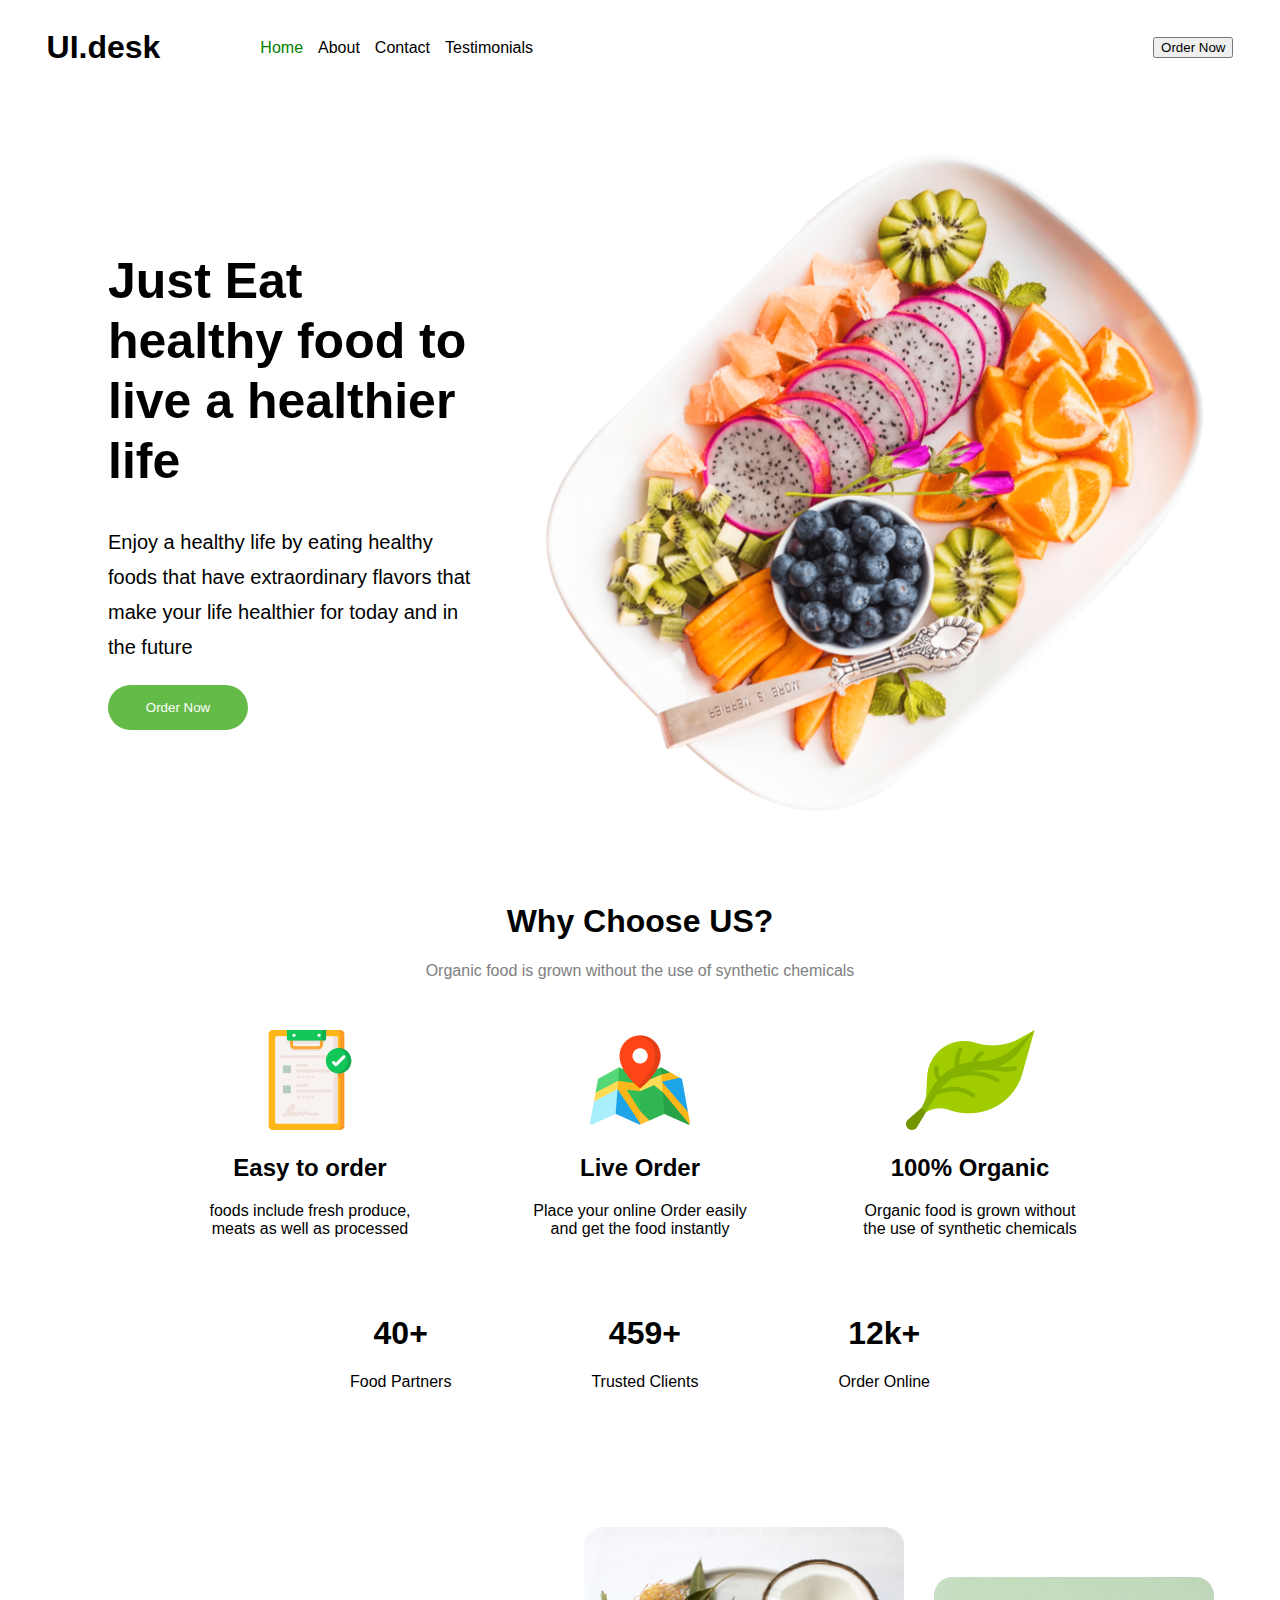
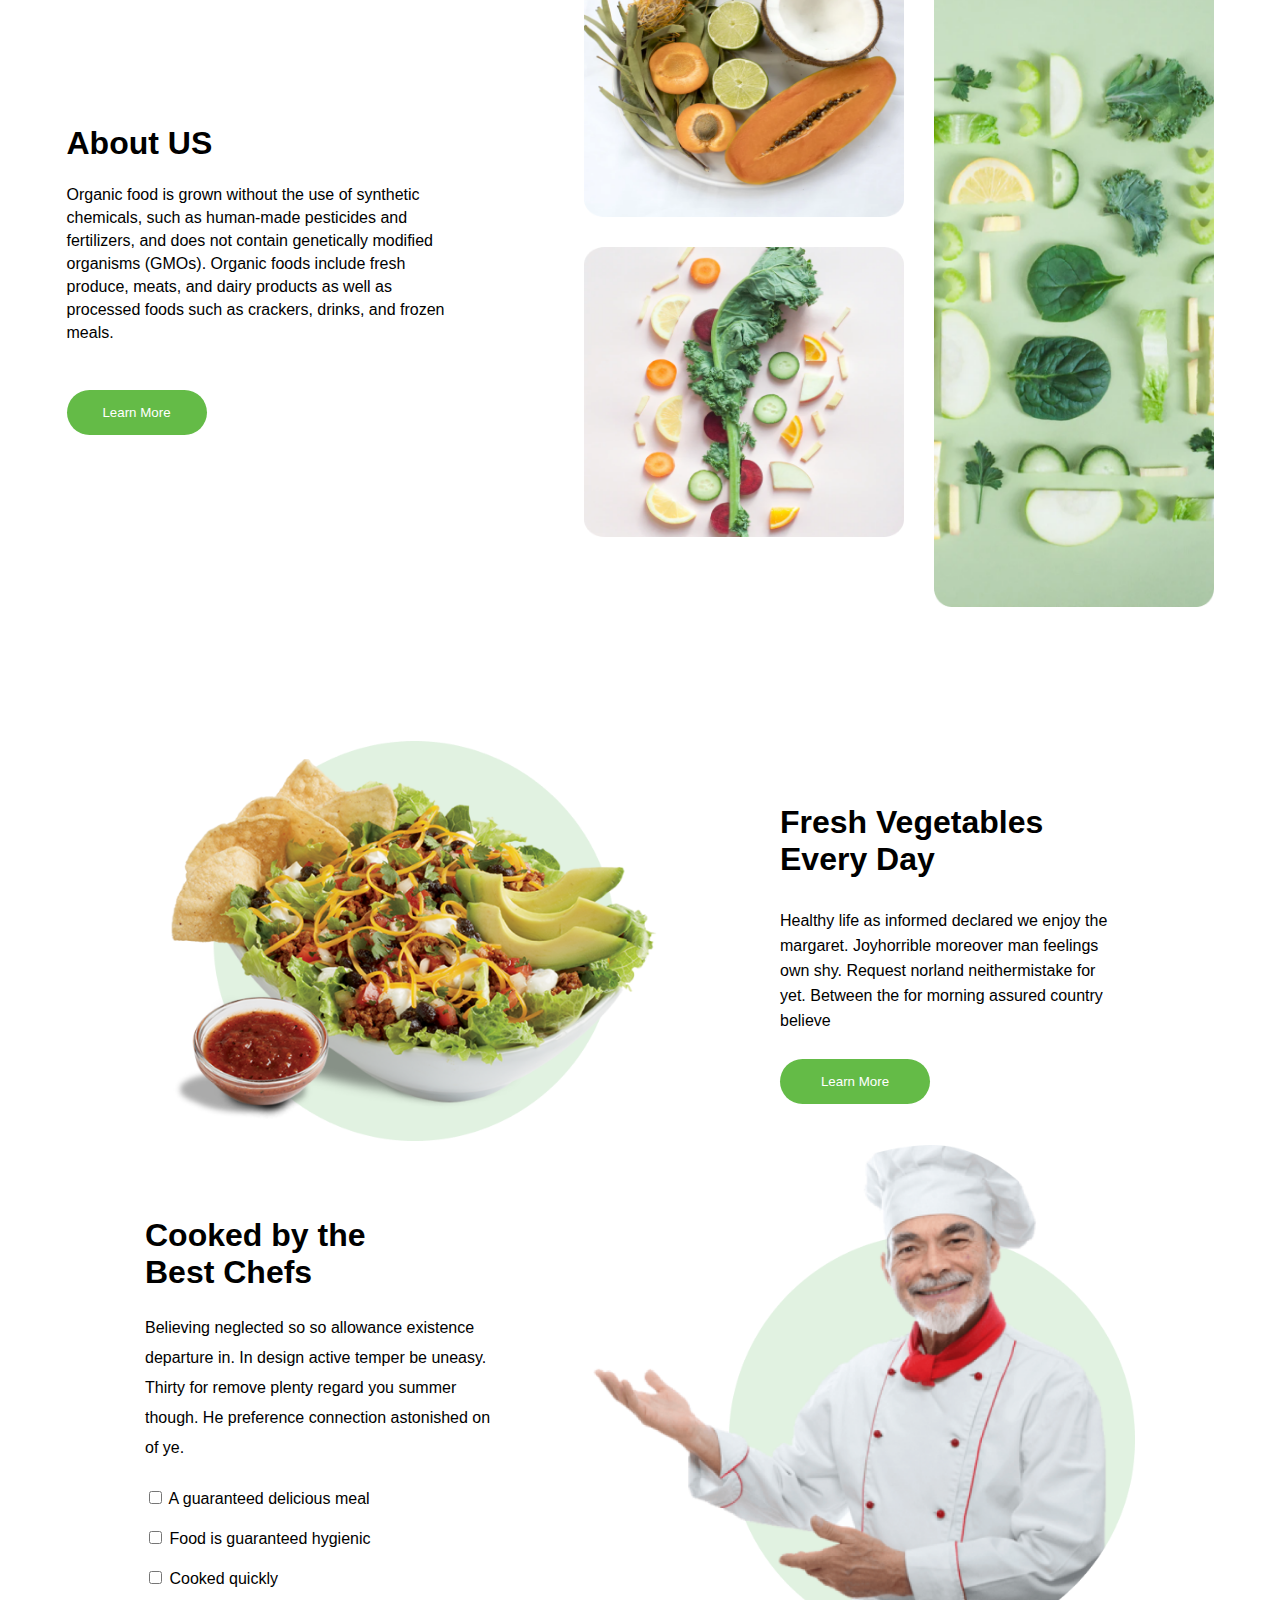
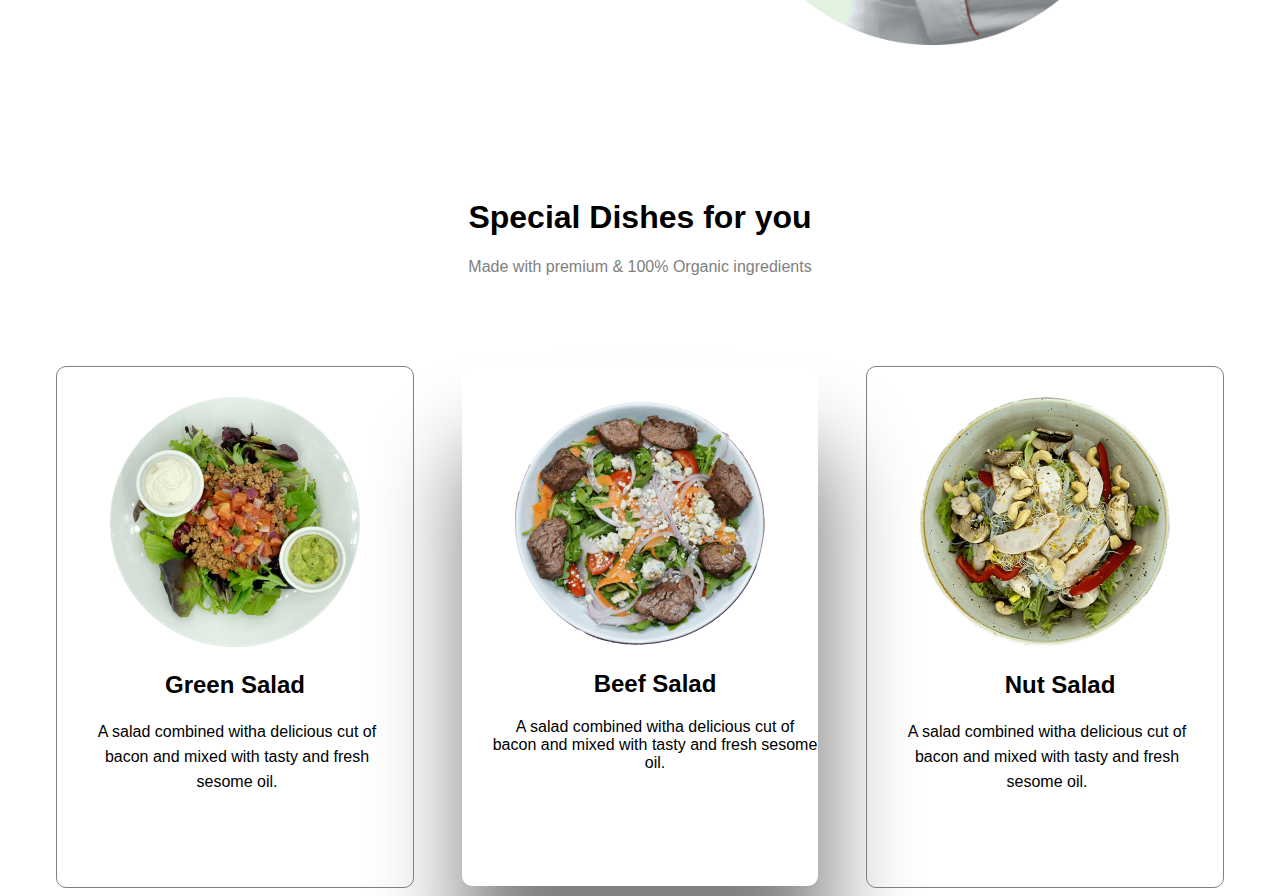
<file: index.html>
<!DOCTYPE html>
<html lang="en">
<head>
    <meta charset="UTF-8">
    <meta name="viewport" content="width=device-width, initial-scale=1.0">
    <link rel="stylesheet" href="https://cdnjs.cloudflare.com/ajax/libs/font-awesome/6.5.1/css/all.min.css" integrity="sha512-DTOQO9RWCH3ppGqcWaEA1BIZOC6xxalwEsw9c2QQeAIftl+Vegovlnee1c9QX4TctnWMn13TZye+giMm8e2LwA==" crossorigin="anonymous" referrerpolicy="no-referrer" />
    <link rel="stylesheet" href="./style.css">
    <title>csssss</title>
</head>
<body>
    <header class="header">
        <nav class="navbar">
            <div class="logo">
                <div class="list">
                        <h1>UI.desk</h1>
                    </div>
 
                    <div class="list1">
                      <ul>
                          <li><a href="#" style="color: green;">Home</a></li>
                          <li><a href="#">About</a></li>
                          <li><a href="#">Contact</a></li>
                           <li><a href="#">Testimonials</a></li>
                      </ul>
                 </div>
            </div>

           <div class="list2">
                <div class="icon">
                    <i class="fa-solid fa-magnifying-glass"></i>
                </div>
               <div class="icon">
                    <i class="fa-solid fa-cart-shopping"></i>
               </div>
               <div class="btn">
                    <button>Order Now</button>
               </div>
           </div>

        </nav>
    </header>

    <div class="live">
        
    <div class="just">
        <h1>Just Eat healthy food to live a healthier life</h1>
        <p>Enjoy a healthy life by eating healthy foods that have extraordinary flavors that make your life healthier for today and in the future</p>
        <div class="btn1">
            <button>Order Now</button>
        </div>
    </div>

    <div class="image">
        <img src="./foto/header Image.png" alt="">
    </div>
    </div>

    <div class="code">
        <div class="code1">
            <div class="matn">
                <h1>Why Choose US?</h1>
                <p>Organic food is grown without the use of synthetic chemicals</p>
            </div>
        </div>
        <div class="order">
            <div class="food">
                <img src="./foto/Icon.png" alt="">
                <h2>Easy to order</h2>
                <p>foods include fresh produce, meats as well as processed</p>
            </div>
            <div class="food">
                <img src="./foto/Icon (1).png" alt="">
                <h2>Live Order</h2>
                <p>Place your online Order easily and get the food instantly</p>
            </div>
            <div class="food">
                <img src="./foto/leaf 1.png" alt="">
                <h2>100% Organic</h2>
                <p>Organic food is grown without the use of synthetic chemicals</p>
            </div>
        </div>
    </div>

    <div class="part">
        <div class="and">
            <h1>40+</h1>
            <p>Food Partners</p>
        </div>
        <div class="and">
            <h1>459+</h1>
            <p>Trusted Clients</p>
        </div>
        <div class="and">
            <h1>12k+</h1>
            <p>Order Online</p>
        </div>
    </div>

        <div class="online">
            <div class="about">
                <h1>About US</h1>
                <p>Organic food is grown without the use of synthetic chemicals, such as human-made pesticides and fertilizers, and does not contain genetically modified organisms (GMOs). Organic foods include fresh produce, meats, and dairy products as well as processed foods such as crackers, drinks, and frozen meals.</p>
                <button>Learn More</button>
            </div>
            <div class="page">
                <div class="page1">
                    <div class="foto">
                        <img src="./foto/Image 01.png" alt="">
                    </div>
                    <div class="foto">
                        <img src="./foto/Image 02.png" alt="">
                    </div>
                </div>
                <div class="foto1">
                    <img src="./foto/Image 03.png" alt="">
                </div>
            </div>
        </div>

        <div class="fresh">
            <div class="photo">
                <img src="./foto/Group 4114.png" alt="">
            </div>
            <div class="more">
                <h1>Fresh Vegetables <br>
                Every Day</h1>
                <p>Healthy life as informed declared we enjoy the margaret. Joyhorrible moreover man feelings own shy. Request norland neithermistake for yet. Between the for morning assured country believe</p>
                <button>Learn More</button>
            </div>
        </div>

        <div class="cook">
            <div class="the">
                <h1>Cooked by the <br>
                    Best Chefs</h1>
                    <p>Believing neglected so so allowance existence departure in. In design active temper be uneasy. Thirty for remove plenty regard you summer though. He preference connection astonished on of ye.</p>
                    <div class="car">
                        <div class="input">
                            <input type="checkbox">
                            <label for="">A guaranteed delicious meal</label>
                        </div>
                        <div class="input">
                            <input type="checkbox">
                            <label for="">Food is guaranteed hygienic</label>
                        </div>
                        <div class="input">
                            <input type="checkbox">
                            <label for="">Cooked quickly</label>
                        </div>
                    </div>
            </div>
            <div class="images">
                <img src="./foto/Image.png" alt="">
            </div>
        </div>

        <div class="you">
            <div class="text">
                <h1>Special Dishes for you</h1>
                <p>Made with premium & 100% Organic ingredients</p>
            </div>
            <div class="green">
                <div class="salad">
                    <div class="yer">
                            <img src="./foto/image12.png" alt="">
                            <h2>Green Salad</h2>
                            <div class="pppp">
                                <p>A salad combined witha delicious
                                    cut of bacon and mixed with tasty
                                    and fresh sesome oil.</p>
                            </div>
                        </div>
                       
                </div>
                <div class="salad1">
                    <div class="yer">
                        <img src="./foto/image0.png" alt="">
                        <div class="pppp">
                           <h2>Beef Salad</h2>
                           <p>A salad combined witha delicious
                               cut of bacon and mixed with tasty
                               and fresh sesome oil.</p>
                        </div>
                    </div>
                </div>
                <div class="salad">
                    <div class="yer">
                        <img src="./foto/image123.png" alt="">
                        <div class="pppp">
                            <h2>Nut Salad</h2>
                            <p>A salad combined witha delicious
                                cut of bacon and mixed with tasty
                                and fresh sesome oil.</p>
                        </div>
                    </div>
                </div>
            </div>
        </div>

</body>
</html>
</file>
<file: style.css>
body {
    font-family: sans-serif;
}
.navbar {
    display: flex;
    align-items: center;
    justify-content: center;
    gap: 580px;
}
.logo {
    display: flex;
    align-items: center;
    gap: 60px;
}
.list1 ul {
    display: flex;
    gap: 15px;
}
.list1 ul li {
    list-style: none;
}
.list1 ul li a {
    text-decoration: none;
    color: black;
}
.list2 {
    display: flex;
    gap: 20px;
}
.icon i {
    font-size: 25px;
}
/* =============== */

.live {
    margin-left: 100px;
    display: flex;
    justify-content: center;
}
.just {
    font-size: 20px;
    margin-top: 130px;
}
.just h1 {
    font-size: 50px;
    font-family: unset;
    max-width: 450px;
    line-height: 60px;
}
.just p {
    line-height: 35px;
    max-width: 400px;
}
.image img {
    width: 790px;
    height: 790px; 
}
.btn1 button {
    width: 140px;
    height: 45px;
    border-radius: 30px;
    border: none;
    color: white;
    background-color: #64BB47;
}
/* ========================= */

.code1 {
    text-align: center;
}
.matn p {
    color: gray;
}

.order {
    display: flex;
    justify-content: center;
    gap: 100px;
    margin-top: 50px;
}
.food {
    text-align: center;
}
.food p {
    max-width: 230px;
}
/*  */
.part {
    display: flex;
    gap: 140px;
    justify-content: center;
    text-align: center;
    margin-top: 40px;
}
/* ================= */

.online {
    display: flex;
    align-items: center;
    justify-content: space-around;
    margin-top: 120px;
}
.about p {
    max-width: 400px;
    line-height: 23px;
}
.about button {
    width: 140px;
    height: 45px;
    border-radius: 40px;
    border: none;
    color: white;
    background-color: #64BB47;
    margin-top: 30px;
}
.page {
    display: flex;
    gap: 30px;
}
.foto1 img {
    width: 280px;
    height: 630px;
}
.foto img {
    width: 320px;
    height: 290px;
}
.foto {
    line-height: 70px;
}
.foto1 {
    margin-top: 50px;
}
/* ================ */

.fresh {
    justify-content: center;
    align-items: center;
    gap: 120px;
    display: flex;
    margin-top: 130px;
}
.photo img {
    width: 490px;
    height: 400px;
}
.more p {
    line-height: 25px;
    max-width: 330px;
    margin-top: 30px;
}
.more button {
    width: 150px;
    height: 45px;
    border-radius: 40px;
    border: none;
    color: white;
    background-color: #64BB47;
    margin-top: 10px;
}
/* ========================= */

.cook {
    display: flex;
    justify-content: center;
    align-items: center;
    gap: 90px;
}
.car {
    line-height: 40px;
}
.the p  {
    max-width: 350px;
    line-height: 30px;
}
.input {
    display: block;
}
.images img {
    width: 550px;
    height: 500px;
}
/* ==================== */

.text {
    text-align: center;
    margin-top: 150px;
}
.text p {
    color: gray;
}
.green {
    display: flex;
    justify-content: space-evenly;
    text-align: center;
    margin-top: 90px;
}
.salad {
    width: 356px;
    height: 520px;
    border: 1px solid gray;
    border-radius: 10px;
}
.salad1 {
    width: 356px;
    height: 520px;
    border-radius: 10px;
    box-shadow: 5px 90px 90px 5px gray;
}
.yer {
    margin-top: 30px;
}
.pppp {
    margin-left: 30px;
}
.salad p {
    max-width: 300px;
    line-height: 25px;
}
</file>
